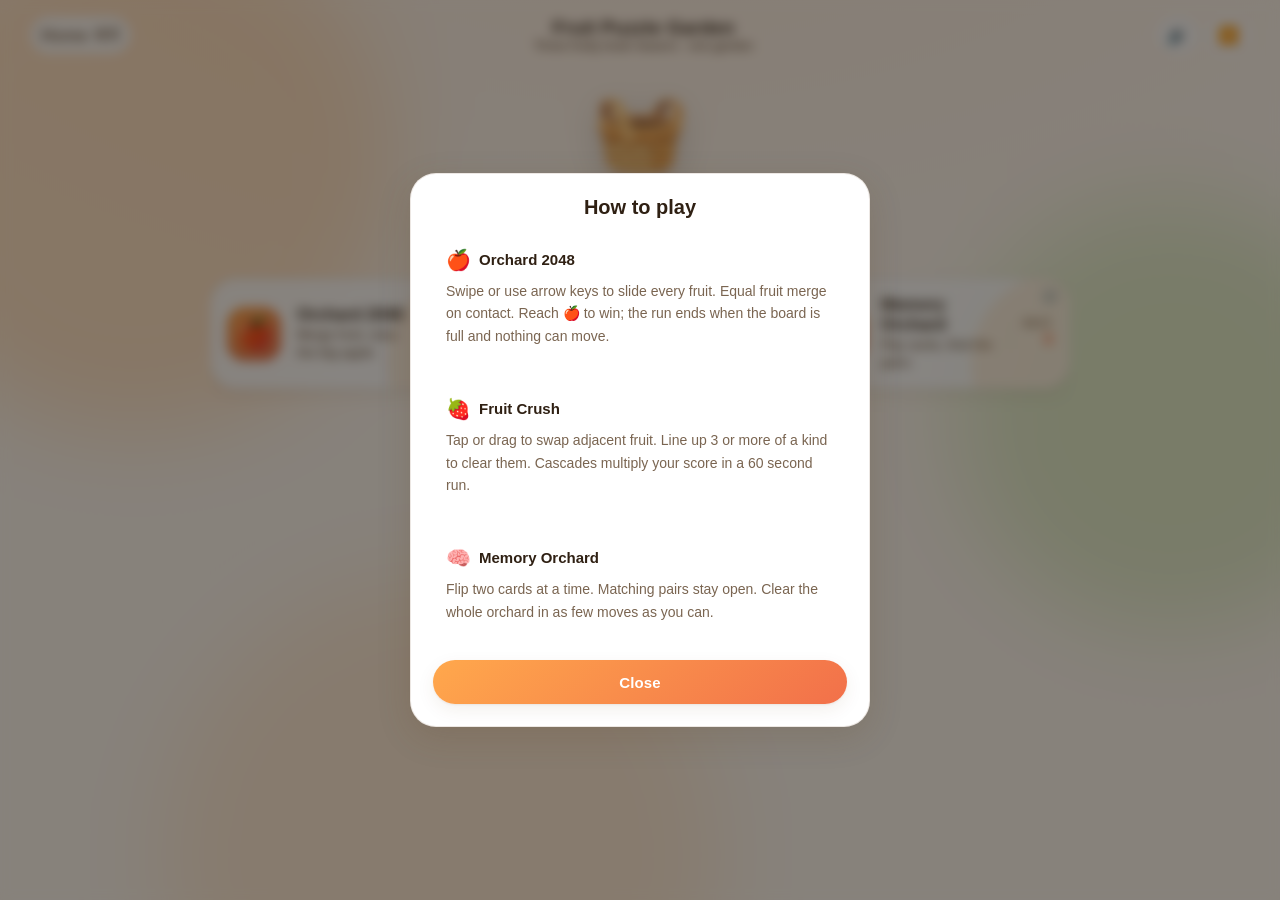
<file: index.html>
<!DOCTYPE html>
<html lang="zh-CN" data-theme="auto">
<head>
<meta charset="utf-8" />
<title>果园谜题 · Fruit Puzzle Garden</title>
<meta name="viewport" content="width=device-width, initial-scale=1, viewport-fit=cover, maximum-scale=1, user-scalable=no" />
<meta name="description" content="水果主题益智游戏合集：果园 2048、水果消消乐、记忆果园。适配手机、平板、桌面与键盘操作。" />
<meta name="theme-color" content="#101a14" media="(prefers-color-scheme: dark)" />
<meta name="theme-color" content="#fff8ef" media="(prefers-color-scheme: light)" />
<meta name="apple-mobile-web-app-capable" content="yes" />
<meta name="mobile-web-app-capable" content="yes" />
<meta name="apple-mobile-web-app-status-bar-style" content="black-translucent" />
<meta name="apple-mobile-web-app-title" content="果园谜题" />
<link rel="icon" type="image/svg+xml" href="icon.svg" />
<link rel="icon" type="image/png" sizes="192x192" href="icons/icon-192.png" />
<link rel="icon" type="image/png" sizes="512x512" href="icons/icon-512.png" />
<link rel="apple-touch-icon" sizes="180x180" href="icons/apple-touch-icon.png" />
<link rel="apple-touch-icon" href="icon.svg" />
<link rel="manifest" href="manifest.webmanifest" />

<!-- 分享卡片（微信 / QQ / 微博 / iMessage 等会读取这些标签） -->
<meta property="og:type" content="website" />
<meta property="og:site_name" content="果园谜题" />
<meta property="og:title" content="果园谜题 · 三种水果益智玩法" />
<meta property="og:description" content="果园 2048、水果消消乐、记忆果园。滑动、交换、翻牌，随时随地来一局，离线也能玩。" />
<meta property="og:image" content="icons/share-1200x630.png" />
<meta property="og:image:width" content="1200" />
<meta property="og:image:height" content="630" />
<meta property="og:image:alt" content="果园谜题 · 水果主题益智游戏" />
<meta name="twitter:card" content="summary_large_image" />
<meta name="twitter:title" content="果园谜题 · 三种水果益智玩法" />
<meta name="twitter:description" content="果园 2048、水果消消乐、记忆果园。滑动、交换、翻牌，随时随地来一局。" />
<meta name="twitter:image" content="icons/share-1200x630.png" />
<meta itemprop="image" content="icons/share-1200x630.png" />
<link rel="stylesheet" href="css/base.css" />
<link rel="stylesheet" href="css/layout.css" />
<link rel="stylesheet" href="css/games.css" />
</head>
<body>
<div id="app" class="app" data-screen="boot">
  <div class="bg-decor" aria-hidden="true"><span></span><span></span><span></span></div>

  <header class="topbar">
    <button class="icon-btn" id="btn-home" aria-label="返回首页" title="返回首页 (Esc)">
      <span class="ico" aria-hidden="true">🍎</span>
      <span class="txt">首页</span>
    </button>
    <div class="topbar-title">
      <h1 id="game-title">果园谜题</h1>
      <p id="game-subtitle">Fruit Puzzle Garden</p>
    </div>
    <div class="topbar-actions">
      <button class="icon-btn" id="btn-sound" aria-pressed="true" aria-label="音效开关" title="音效开关">
        <span class="ico" id="ico-sound" aria-hidden="true">🔊</span>
      </button>
      <button class="icon-btn" id="btn-pause" aria-label="暂停" title="暂停 (P)">
        <span class="ico" aria-hidden="true">⏸️</span>
      </button>
    </div>
  </header>

  <div class="hud" id="hud">
    <div class="hud-left">
      <div class="score-chip" id="chip-0">
        <span class="chip-label">得分</span>
        <strong class="chip-value">0</strong>
      </div>
      <div class="score-chip is-muted" id="chip-1">
        <span class="chip-label">最高</span>
        <strong class="chip-value">0</strong>
      </div>
    </div>
    <div class="hud-right">
      <div class="score-chip is-muted" id="chip-2">
        <span class="chip-label">步数</span>
        <strong class="chip-value">0</strong>
      </div>
    </div>
  </div>

  <main class="stage" id="stage">
    <section class="screen" id="screen-home" aria-label="主菜单">
      <div class="hero">
        <div class="hero-mark" aria-hidden="true">🧺</div>
        <h2 class="hero-title">果园谜题</h2>
        <p class="hero-sub">Fruit Puzzle Garden · 三种水果益智玩法</p>
      </div>
      <div class="mode-grid" id="mode-grid"></div>
      <div class="home-actions">
        <button class="btn btn-primary" id="btn-continue" hidden>▶ <span>继续上次</span></button>
      </div>
      <p class="home-tip" id="home-tip"></p>
      <div class="home-links">
        <button class="link-btn" id="btn-settings">⚙️ 设置</button>
        <button class="link-btn" id="btn-howto">❓ 玩法</button>
        <button class="link-btn" id="btn-share">🔗 分享战绩</button>
      </div>
    </section>

    <section class="screen" id="screen-game" aria-label="游戏区" hidden>
      <div class="board-holder" id="board-holder">
        <canvas id="board" role="img" aria-label="游戏面板"></canvas>
      </div>
      <p class="gesture-hint" id="gesture-hint"></p>
    </section>
  </main>

  <footer class="controlbar">
    <div class="control-group control-primary" id="control-primary">
      <button class="btn btn-ghost" id="btn-undo" hidden>↩ <span>撤销</span></button>
      <button class="btn btn-ghost" id="btn-hint" hidden>💡 <span>提示</span></button>
      <button class="btn btn-ghost" id="btn-shuffle" hidden>🔀 <span>洗牌</span></button>
      <button class="btn btn-primary" id="btn-primary" hidden>开始</button>
    </div>
    <div class="control-group control-secondary">
      <button class="btn btn-soft" id="btn-restart" hidden>🔄 <span>重开</span></button>
      <button class="btn btn-soft" id="btn-settings2" aria-label="设置">⚙️</button>
      <div class="touchpad" id="touchpad" aria-label="方向键">
        <div class="dpad">
          <button class="dpad-btn up" data-dir="up" aria-label="上">▲</button>
          <button class="dpad-btn left" data-dir="left" aria-label="左">◀</button>
          <button class="dpad-btn right" data-dir="right" aria-label="右">▶</button>
          <button class="dpad-btn down" data-dir="down" aria-label="下">▼</button>
        </div>
      </div>
    </div>
  </footer>

  <div class="toast-wrap" id="toast-wrap" aria-live="polite"></div>

  <div class="modal-root" id="modal-root" hidden>
    <div class="modal-scrim" id="modal-scrim"></div>
    <div class="modal" role="dialog" aria-modal="true" aria-labelledby="modal-title">
      <h3 class="modal-title" id="modal-title">标题</h3>
      <div class="modal-body" id="modal-body"></div>
      <div class="modal-actions" id="modal-actions"></div>
    </div>
  </div>

  <div class="rotate-note" aria-hidden="true">↻ 竖屏体验更佳 / Rotate for a better view</div>
</div>

<script src="js/core/util.js"></script>
<script src="js/core/i18n.js"></script>
<script src="js/core/store.js"></script>
<script src="js/core/audio.js"></script>
<script src="js/core/canvas.js"></script>
<script src="js/core/input.js"></script>
<script src="js/core/ui.js"></script>
<script src="js/games/g2048.js"></script>
<script src="js/games/match3.js"></script>
<script src="js/games/memory.js"></script>
<script src="js/main.js"></script>
<script>
// 分享卡片兜底：上面的 og:image / twitter:image 用的是相对路径，
// 部分抓取器（尤其微信）只认绝对地址，这里在运行时补成完整 URL。
// 更稳妥的做法是按 README 说明，直接把 <meta property="og:image"> 改成你的绝对地址，
// 这样连不执行 JS 的抓取器也能取到缩略图。
(function () {
  try {
    var base = location.origin + location.pathname.replace(/[^\/]*$/, '');
    var nodes = document.querySelectorAll('meta[property="og:image"], meta[name="twitter:image"], meta[itemprop="image"]');
    for (var i = 0; i < nodes.length; i++) {
      var v = nodes[i].getAttribute('content');
      if (v && v.indexOf('://') < 0 && v.charAt(0) !== '/') {
        nodes[i].setAttribute('content', base + v);
      }
    }
    var ogUrl = document.querySelector('meta[property="og:url"]');
    if (!ogUrl) {
      ogUrl = document.createElement('meta');
      ogUrl.setAttribute('property', 'og:url');
      document.head.appendChild(ogUrl);
    }
    ogUrl.setAttribute('content', location.origin + location.pathname);
  } catch (e) { /* 忽略 */ }
})();
</script>
</body>
</html>
</file>
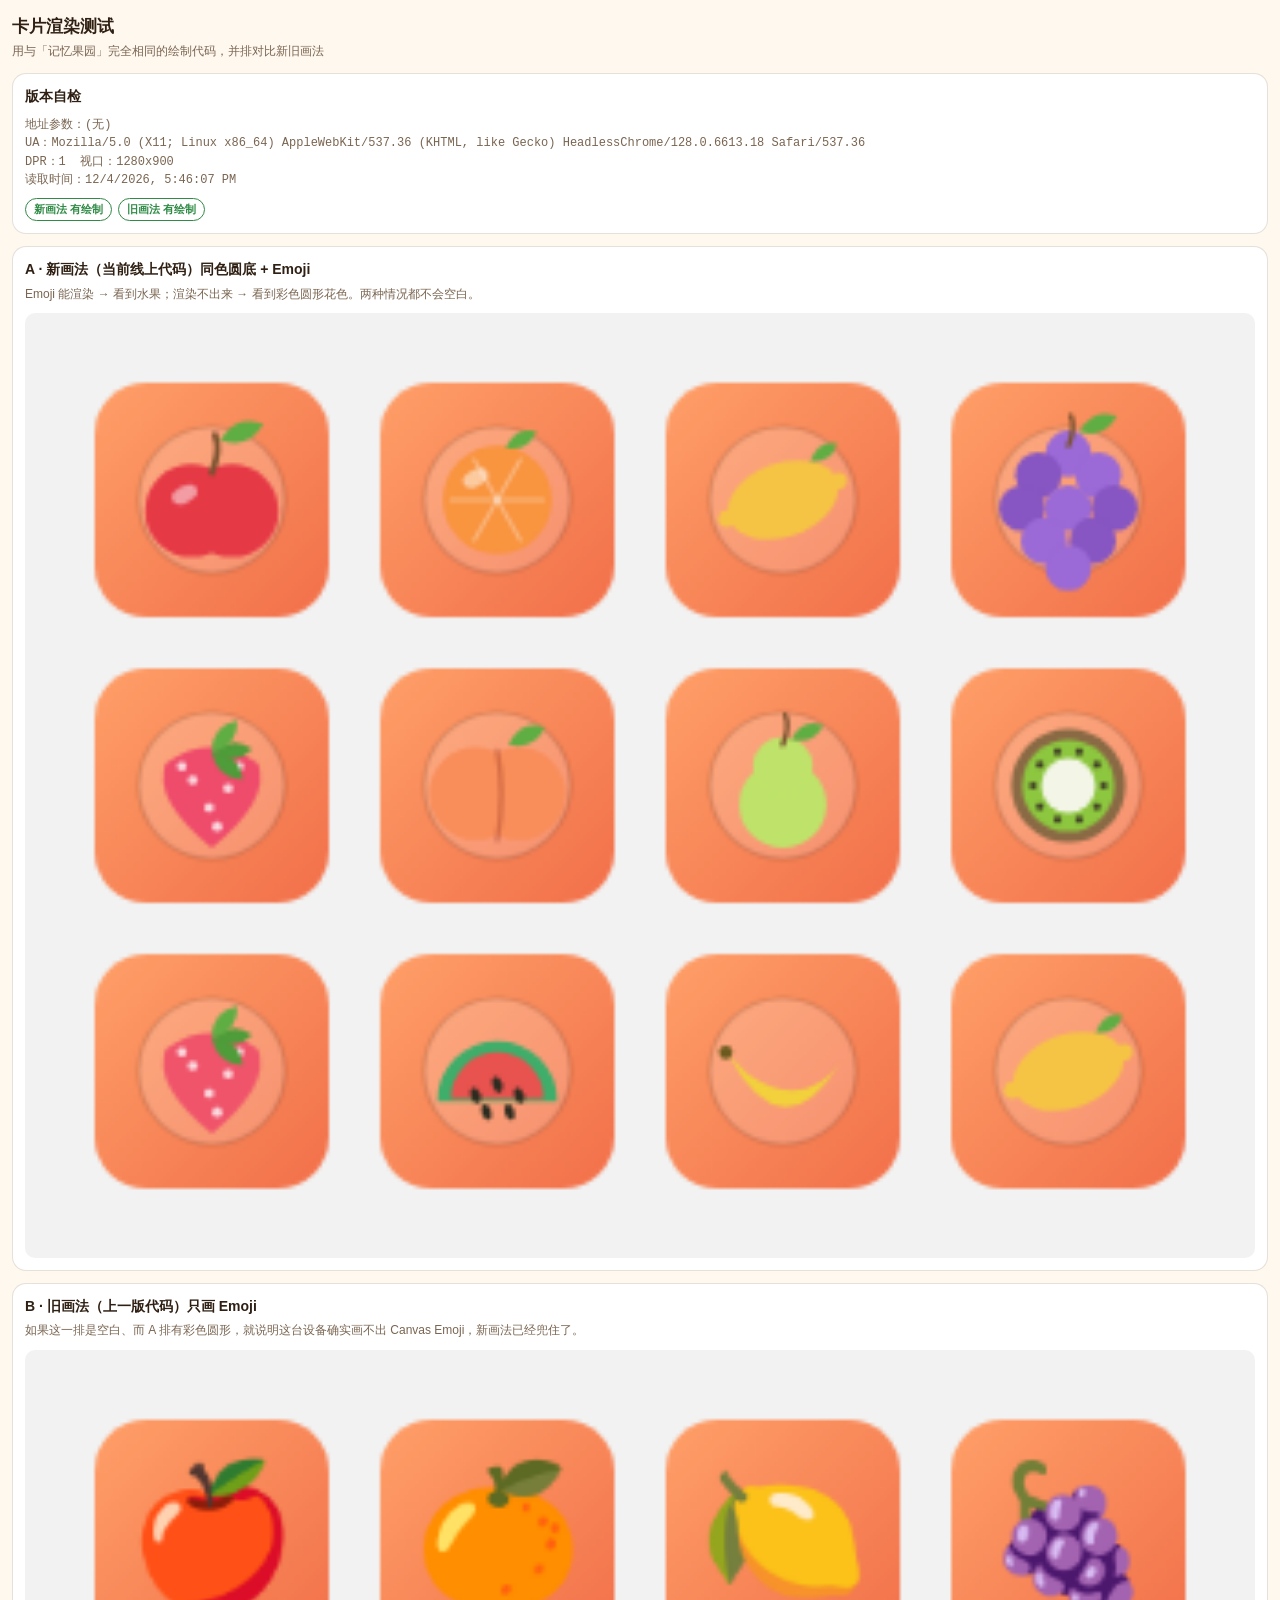
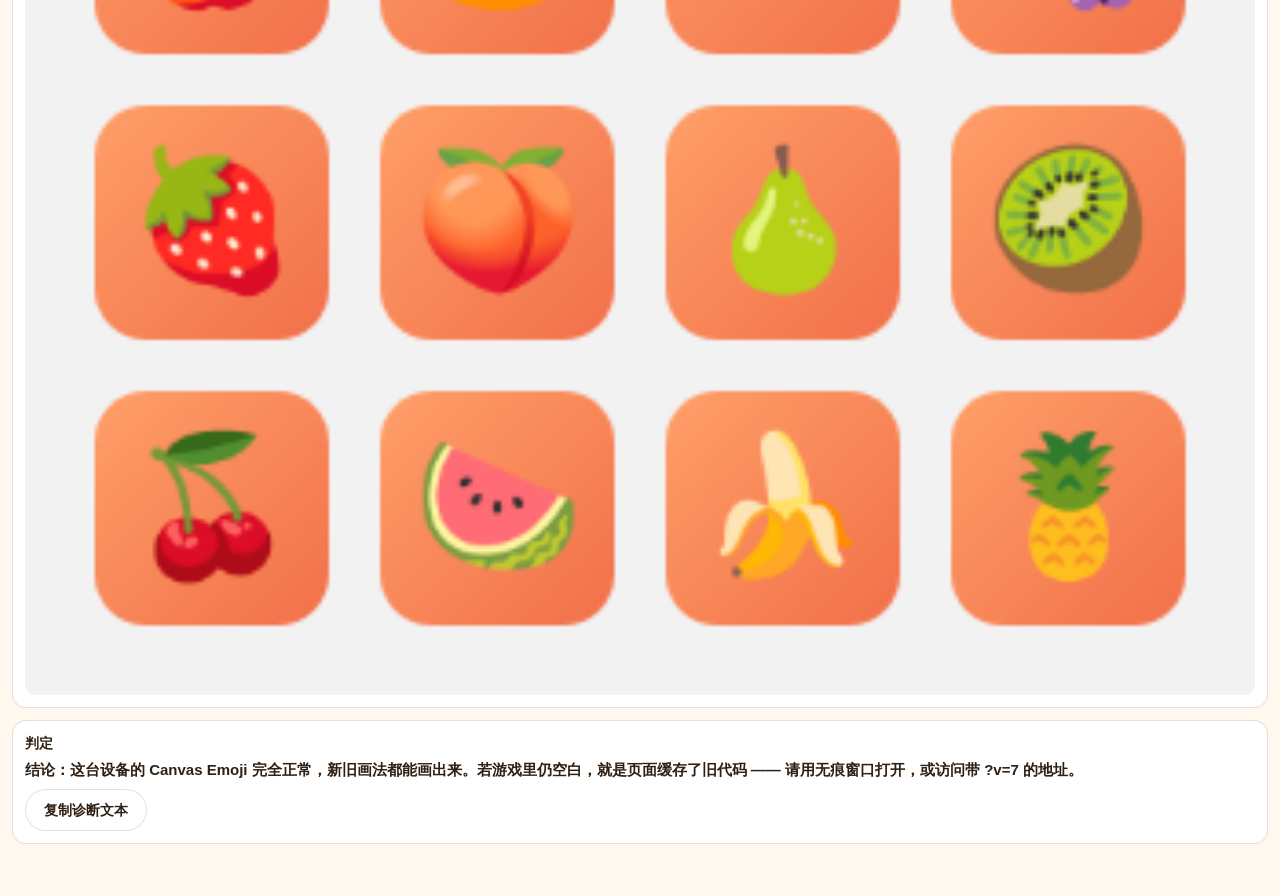
<file: cardtest.html>
<!DOCTYPE html>
<html lang="zh-CN">
<head>
<meta charset="utf-8" />
<meta name="viewport" content="width=device-width, initial-scale=1, viewport-fit=cover" />
<meta name="robots" content="noindex" />
<title>卡片渲染测试 · 果园谜题</title>
<style>
  :root { color-scheme: light dark; --bg:#fff8ef; --fg:#2f2013; --muted:#7a6551; --card:#fff; --border:rgba(96,62,24,.16); --ok:#2f8b46; --bad:#cc3b3b; --accent:#f2704a; }
  @media (prefers-color-scheme: dark) { :root { --bg:#0d1512; --fg:#f3ece4; --muted:#a8b3ab; --card:#172420; --border:rgba(255,255,255,.14); } }
  * { box-sizing: border-box; }
  body { margin:0; padding:14px 12px 40px; background:var(--bg); color:var(--fg);
         font-family:-apple-system,"PingFang SC","Microsoft YaHei",sans-serif; font-size:14px; line-height:1.55;
         -webkit-text-size-adjust:100%; }
  h1 { font-size:17px; margin:0 0 2px; }
  .sub { color:var(--muted); font-size:12px; margin-bottom:12px; }
  .card { background:var(--card); border:1px solid var(--border); border-radius:14px; padding:12px; margin-bottom:12px; }
  .card h2 { font-size:14px; margin:0 0 4px; }
  .card .note { font-size:12px; color:var(--muted); margin-bottom:10px; }
  canvas { display:block; width:100%; background:rgba(127,127,127,.10); border-radius:10px; }
  .verdict { font-size:15px; font-weight:700; }
  .dump { font-size:12px; font-family:ui-monospace,Menlo,monospace; white-space:pre-wrap; word-break:break-word; color:var(--muted); margin-top:8px; }
  .pill { display:inline-block; font-size:11px; font-weight:700; padding:2px 8px; border-radius:999px; border:1px solid currentColor; }
  .pill.ok { color:var(--ok); } .pill.bad { color:var(--bad); }
  button { font:inherit; font-weight:600; min-height:42px; padding:0 18px; border-radius:999px; border:1px solid var(--border); background:var(--card); color:var(--fg); margin-top:8px; }
  .tags { display:flex; flex-wrap:wrap; gap:6px; align-items:center; margin-top:8px; }
</style>
</head>
<body>

<h1>卡片渲染测试</h1>
<div class="sub">用与「记忆果园」完全相同的绘制代码，并排对比新旧画法</div>

<div class="card">
  <h2>版本自检</h2>
  <div id="ver" class="dump">读取中…</div>
  <div class="tags">
    <span id="pillNew" class="pill">新画法</span>
    <span id="pillOld" class="pill">旧画法</span>
  </div>
</div>

<div class="card">
  <h2>A · 新画法（当前线上代码）同色圆底 + Emoji</h2>
  <div class="note">Emoji 能渲染 → 看到水果；渲染不出来 → 看到彩色圆形花色。两种情况都不会空白。</div>
  <canvas id="cA"></canvas>
</div>

<div class="card">
  <h2>B · 旧画法（上一版代码）只画 Emoji</h2>
  <div class="note">如果这一排是空白、而 A 排有彩色圆形，就说明这台设备确实画不出 Canvas Emoji，新画法已经兜住了。</div>
  <canvas id="cB"></canvas>
</div>

<div class="card">
  <h2>判定</h2>
  <div id="verdict" class="verdict">计算中…</div>
  <button id="copy">复制诊断文本</button>
</div>

<script>
(function () {
  var lines = [];
  function log(s) { lines.push(s); }
  document.getElementById('ver').textContent =
    '地址参数：' + (location.search || '(无)') + '\n' +
    'UA：' + navigator.userAgent + '\n' +
    'DPR：' + (window.devicePixelRatio || 1) + '  视口：' + window.innerWidth + 'x' + window.innerHeight + '\n' +
    '读取时间：' + new Date().toLocaleString();
  log('[ver] ' + location.search + ' | ' + navigator.userAgent);

  var FONTS = '"Apple Color Emoji","Segoe UI Emoji","Noto Color Emoji","Twemoji Mozilla",sans-serif';

  // 与 js/games/memory.js 里 FACES 完全一致
  var FACES = [
    { emoji: '🍎', color: '#e63946' },
    { emoji: '🍊', color: '#f9943f' },
    { emoji: '🍋', color: '#f6c445' },
    { emoji: '🍇', color: '#9b6ad6' },
    { emoji: '🍓', color: '#ef4b6b' },
    { emoji: '🍑', color: '#f98e5a' },
    { emoji: '🍐', color: '#bfe36a' },
    { emoji: '🥝', color: '#8dc63f' },
    { emoji: '🍒', color: '#f0546b' },
    { emoji: '🍉', color: '#3fae6a' },
    { emoji: '🍌', color: '#f2d13c' },
    { emoji: '🍍', color: '#f6c445' }
  ];

  function setup(canvas, cssW, cssH) {
    var dpr = Math.min(window.devicePixelRatio || 1, 2.5);
    canvas.width = Math.round(cssW * dpr);
    canvas.height = Math.round(cssH * dpr);
    canvas.style.width = '100%';
    canvas.style.height = 'auto';
    var ctx = null;
    try { ctx = canvas.getContext('2d', { willReadFrequently: true }); }
    catch (e) { ctx = canvas.getContext('2d'); }
    ctx.setTransform(dpr, 0, 0, dpr, 0, 0);
    ctx.clearRect(0, 0, cssW, cssH);
    return ctx;
  }

  function roundRectPath(ctx, x, y, w, h, r) {
    var rr = Math.min(r, w / 2, h / 2);
    ctx.beginPath();
    ctx.moveTo(x + rr, y);
    ctx.arcTo(x + w, y, x + w, y + h, rr);
    ctx.arcTo(x + w, y + h, x, y + h, rr);
    ctx.arcTo(x, y + h, x, y, rr);
    ctx.arcTo(x, y, x + w, y, rr);
    ctx.closePath();
  }

  function drawBackCard(ctx, cx, cy, size) {
    var half = size / 2;
    roundRectPath(ctx, cx - half, cy - half, size, size, size * 0.22);
    var g = ctx.createLinearGradient(cx - half, cy - half, cx + half, cy + half);
    g.addColorStop(0, '#ff9f68');
    g.addColorStop(1, '#f2704a');
    ctx.fillStyle = g;
    ctx.fill();
  }

  // 复刻 cardFace 的卡片底
  function drawCardBase(ctx, cx, cy, size, color) {
    var half = size / 2;
    roundRectPath(ctx, cx - half, cy - half, size, size, size * 0.22);
    var grad = ctx.createLinearGradient(cx - half, cy - half, cx + half, cy + half);
    grad.addColorStop(0, color);
    grad.addColorStop(1, color);
    ctx.fillStyle = grad;
    ctx.fill();
  }

  // 复刻「新」画法：纯 Canvas 手绘水果（当前线上代码，完全不依赖字体）
  function drawArtNew(ctx, cx, cy, size, color, emojiChar) {
    // 浅色托盘底
    ctx.beginPath();
    ctx.arc(cx, cy, size * 0.58 * 0.54, 0, Math.PI * 2);
    ctx.fillStyle = 'rgba(255,255,255,.18)';
    ctx.fill();
    ctx.beginPath();
    ctx.arc(cx, cy, size * 0.58 * 0.54, 0, Math.PI * 2);
    ctx.lineWidth = Math.max(1, size * 0.58 * 0.03);
    ctx.strokeStyle = 'rgba(0,0,0,.12)';
    ctx.stroke();

    var s = size * 0.58;
    var x = cx, y = cy;
    var name = SHAPE_BY_COLOR[color] || SHAPE_BY_EMOJI[emojiChar] || 'apple';
    (SHAPES[name] || SHAPES.apple)(ctx, x, y, s, color);
  }

  /* ---- 与 js/core/canvas.js 中 FRUIT_SHAPES 等价的最小复刻（仅用于本测试页） ---- */
  function circle(ctx, x, y, r, c) { ctx.beginPath(); ctx.arc(x, y, r, 0, Math.PI * 2); ctx.fillStyle = c; ctx.fill(); }
  function leafShape(ctx, x, y, len, angle, c) {
    ctx.save(); ctx.translate(x, y); ctx.rotate(angle);
    ctx.beginPath(); ctx.moveTo(0, 0);
    ctx.quadraticCurveTo(len * 0.55, -len * 0.42, len, 0);
    ctx.quadraticCurveTo(len * 0.55, len * 0.42, 0, 0);
    ctx.closePath(); ctx.fillStyle = c || '#5fae44'; ctx.fill(); ctx.restore();
  }
  function stem(ctx, x, y, h, c) {
    ctx.beginPath(); ctx.moveTo(x, y);
    ctx.quadraticCurveTo(x + h * 0.25, y - h * 0.6, x + h * 0.08, y - h);
    ctx.lineWidth = Math.max(1.2, h * 0.16); ctx.strokeStyle = c || '#7a5230'; ctx.lineCap = 'round'; ctx.stroke();
  }
  function hl(ctx, x, y, rx, ry) {
    ctx.beginPath(); ctx.ellipse(x, y, rx, ry, -0.5, 0, Math.PI * 2);
    ctx.fillStyle = 'rgba(255,255,255,.5)'; ctx.fill();
  }
  function shadeColor(c, amount) {
    var h = String(c).replace('#', '');
    if (h.length === 3) h = h[0] + h[0] + h[1] + h[1] + h[2] + h[2];
    var n = parseInt(h, 16);
    if (isNaN(n)) return c;
    var f = function (v) { return Math.max(0, Math.min(255, Math.round(v + 255 * amount))); };
    return 'rgb(' + f((n >> 16) & 255) + ',' + f((n >> 8) & 255) + ',' + f(n & 255) + ')';
  }
  var SHAPES = {
    apple: function (ctx, x, y, s, c) {
      ctx.beginPath();
      ctx.arc(x - s * 0.15, y + s * 0.08, s * 0.34, 0, Math.PI * 2);
      ctx.arc(x + s * 0.15, y + s * 0.08, s * 0.34, 0, Math.PI * 2);
      ctx.fillStyle = c; ctx.fill();
      stem(ctx, x, y - s * 0.2, s * 0.28);
      leafShape(ctx, x + s * 0.06, y - s * 0.44, s * 0.34, -0.35);
      hl(ctx, x - s * 0.2, y - s * 0.04, s * 0.1, s * 0.06);
    },
    orange: function (ctx, x, y, s, c) {
      circle(ctx, x, y, s * 0.4, c);
      ctx.save(); ctx.strokeStyle = 'rgba(255,255,255,.32)'; ctx.lineWidth = Math.max(1, s * 0.03);
      for (var i = 0; i < 6; i++) {
        ctx.beginPath(); ctx.moveTo(x, y);
        ctx.lineTo(x + Math.cos(i * Math.PI / 3) * s * 0.34, y + Math.sin(i * Math.PI / 3) * s * 0.34);
        ctx.stroke();
      }
      ctx.restore();
      leafShape(ctx, x + s * 0.06, y - s * 0.38, s * 0.26, -0.5);
      hl(ctx, x - s * 0.16, y - s * 0.16, s * 0.1, s * 0.06);
    },
    lemon: function (ctx, x, y, s, c) {
      ctx.beginPath(); ctx.ellipse(x, y, s * 0.42, s * 0.27, -0.35, 0, Math.PI * 2);
      ctx.fillStyle = c; ctx.fill();
      circle(ctx, x - s * 0.41, y + s * 0.14, s * 0.065, c);
      circle(ctx, x + s * 0.41, y - s * 0.14, s * 0.065, c);
      leafShape(ctx, x + s * 0.2, y - s * 0.28, s * 0.24, -0.6);
    },
    grape: function (ctx, x, y, s, c) {
      var pts = [[0, -0.34], [-0.22, -0.18], [0.22, -0.18], [-0.34, 0.06], [0, 0.06], [0.34, 0.06], [-0.18, 0.3], [0.18, 0.3], [0, 0.5]];
      for (var i = 0; i < pts.length; i++) circle(ctx, x + pts[i][0] * s, y + pts[i][1] * s, s * 0.17, i % 2 ? shadeColor(c, -0.08) : c);
      stem(ctx, x, y - s * 0.4, s * 0.22);
      leafShape(ctx, x + s * 0.08, y - s * 0.5, s * 0.3, -0.4);
    },
    strawberry: function (ctx, x, y, s, c) {
      ctx.beginPath();
      ctx.moveTo(x, y + s * 0.46);
      ctx.quadraticCurveTo(x - s * 0.44, y + s * 0.1, x - s * 0.34, y - s * 0.16);
      ctx.quadraticCurveTo(x, y - s * 0.4, x + s * 0.34, y - s * 0.16);
      ctx.quadraticCurveTo(x + s * 0.44, y + s * 0.1, x, y + s * 0.46);
      ctx.closePath(); ctx.fillStyle = c; ctx.fill();
      var seeds = [[-0.14, -0.04], [0.12, 0.02], [-0.02, 0.16], [0.2, -0.14], [-0.22, -0.14], [0.04, 0.3]];
      for (var i = 0; i < seeds.length; i++) circle(ctx, x + seeds[i][0] * s, y + seeds[i][1] * s, s * 0.035, 'rgba(255,255,255,.8)');
      leafShape(ctx, x, y - s * 0.24, s * 0.3, -0.1, '#4f9c3a');
      leafShape(ctx, x, y - s * 0.24, s * 0.3, -0.9, '#5fae44');
      leafShape(ctx, x, y - s * 0.24, s * 0.3, 0.7, '#4f9c3a');
    },
    peach: function (ctx, x, y, s, c) {
      ctx.beginPath();
      ctx.arc(x - s * 0.16, y + s * 0.06, s * 0.34, 0, Math.PI * 2);
      ctx.arc(x + s * 0.16, y + s * 0.06, s * 0.34, 0, Math.PI * 2);
      ctx.fillStyle = c; ctx.fill();
      ctx.beginPath(); ctx.moveTo(x, y - s * 0.26);
      ctx.quadraticCurveTo(x + s * 0.06, y + s * 0.06, x, y + s * 0.4);
      ctx.lineWidth = Math.max(1, s * 0.035); ctx.strokeStyle = 'rgba(160,60,40,.4)'; ctx.stroke();
      leafShape(ctx, x + s * 0.08, y - s * 0.3, s * 0.3, -0.45);
    },
    pear: function (ctx, x, y, s, c) {
      circle(ctx, x, y + s * 0.14, s * 0.32, c);
      circle(ctx, x, y - s * 0.14, s * 0.22, c);
      stem(ctx, x, y - s * 0.3, s * 0.22);
      leafShape(ctx, x + s * 0.06, y - s * 0.34, s * 0.26, -0.4);
    },
    kiwi: function (ctx, x, y, s, c) {
      circle(ctx, x, y, s * 0.42, '#8a6a45');
      circle(ctx, x, y, s * 0.34, c);
      circle(ctx, x, y, s * 0.2, '#f3f6e6');
      for (var i = 0; i < 10; i++) {
        var a = i * Math.PI / 5;
        circle(ctx, x + Math.cos(a) * s * 0.26, y + Math.sin(a) * s * 0.26, s * 0.028, '#3d3a24');
      }
    },
    cherry: function (ctx, x, y, s, c) {
      ctx.beginPath();
      ctx.moveTo(x - s * 0.2, y + s * 0.16);
      ctx.quadraticCurveTo(x - s * 0.02, y - s * 0.4, x + s * 0.24, y - s * 0.36);
      ctx.moveTo(x + s * 0.2, y + s * 0.24);
      ctx.quadraticCurveTo(x + s * 0.16, y - s * 0.2, x + s * 0.24, y - s * 0.36);
      ctx.lineWidth = Math.max(1.2, s * 0.05); ctx.strokeStyle = '#6b8f3a'; ctx.stroke();
      circle(ctx, x - s * 0.2, y + s * 0.26, s * 0.22, c);
      circle(ctx, x + s * 0.2, y + s * 0.32, s * 0.22, shadeColor(c, -0.08));
      leafShape(ctx, x + s * 0.24, y - s * 0.36, s * 0.28, -0.5);
    },
    watermelon: function (ctx, x, y, s, c) {
      ctx.beginPath(); ctx.arc(x, y + s * 0.22, s * 0.44, Math.PI, 0); ctx.closePath();
      ctx.fillStyle = c; ctx.fill();
      ctx.beginPath(); ctx.arc(x, y + s * 0.2, s * 0.34, Math.PI, 0); ctx.closePath();
      ctx.fillStyle = '#e8534f'; ctx.fill();
      var seeds = [[-0.16, 0.18], [0, 0.1], [0.16, 0.18], [-0.08, 0.3], [0.09, 0.3]];
      for (var i = 0; i < seeds.length; i++) {
        ctx.save(); ctx.translate(x + seeds[i][0] * s, y + seeds[i][1] * s); ctx.rotate(-0.3);
        ctx.beginPath(); ctx.ellipse(0, 0, s * 0.035, s * 0.06, 0, 0, Math.PI * 2);
        ctx.fillStyle = '#2b2b1f'; ctx.fill(); ctx.restore();
      }
    },
    banana: function (ctx, x, y, s, c) {
      ctx.beginPath();
      ctx.moveTo(x - s * 0.4, y - s * 0.12);
      ctx.quadraticCurveTo(x, y + s * 0.62, x + s * 0.42, y - s * 0.06);
      ctx.quadraticCurveTo(x + s * 0.16, y + s * 0.3, x - s * 0.26, y + s * 0.02);
      ctx.closePath(); ctx.fillStyle = c; ctx.fill();
      circle(ctx, x - s * 0.42, y - s * 0.14, s * 0.05, '#6b5a1e');
    },
    pineapple: function (ctx, x, y, s, c) {
      for (var i = -2; i <= 2; i++) leafShape(ctx, x, y - s * 0.26, s * 0.34, -Math.PI / 2 + i * 0.38, '#4f9c3a');
      ctx.beginPath(); ctx.ellipse(x, y + s * 0.1, s * 0.3, s * 0.36, 0, 0, Math.PI * 2);
      ctx.fillStyle = c; ctx.fill();
    }
  };
  var SHAPE_BY_COLOR = {
    '#e63946': 'apple', '#d94f6a': 'cherry', '#f0546b': 'strawberry',
    '#ef4b6b': 'strawberry', '#f98e5a': 'peach', '#f9943f': 'orange',
    '#f9a03f': 'orange', '#f7d34d': 'lemon', '#f6c445': 'lemon',
    '#a8d94a': 'apple', '#bfe36a': 'pear', '#8dc63f': 'kiwi',
    '#9b6ad6': 'grape', '#7b5cc4': 'grape', '#3fae6a': 'watermelon',
    '#e0503f': 'watermelon', '#f2d13c': 'banana', '#f4a63a': 'pineapple'
  };
  var SHAPE_BY_EMOJI = {
    '🍎': 'apple', '🍏': 'apple', '🍊': 'orange', '🍋': 'lemon',
    '🍇': 'grape', '🍓': 'strawberry', '🍑': 'peach', '🍐': 'pear',
    '🥝': 'kiwi', '🍒': 'cherry', '🍉': 'watermelon', '🍌': 'banana',
    '🍍': 'pineapple'
  };

  // 复刻「旧」画法：只画 Emoji
  function drawArtOld(ctx, cx, cy, size, emojiChar) {
    ctx.save();
    ctx.translate(cx, cy);
    ctx.font = (size * 0.58) + 'px ' + FONTS;
    ctx.textAlign = 'center';
    ctx.textBaseline = 'middle';
    ctx.fillStyle = '#000';
    ctx.fillText(emojiChar, 0, size * 0.02);
    ctx.restore();
  }

  function inkCount(ctx, w, h) {
    try {
      var d = ctx.getImageData(0, 0, w, h).data;
      var n = 0;
      for (var i = 3; i < d.length; i += 4) if (d[i] > 12) n++;
      return n;
    } catch (e) { return -1; }
  }

  function render(which) {
    var isNew = which === 'A';
    var perRow = 4, cell = 78, padX = 12, padY = 12;
    var rows = Math.ceil(FACES.length / perRow);
    var cssW = padX * 2 + cell * perRow;
    var cssH = padY * 2 + cell * rows;
    var cv = document.getElementById(isNew ? 'cA' : 'cB');
    var ctx = setup(cv, cssW, cssH);

    FACES.forEach(function (f, i) {
      var col = i % perRow, row = Math.floor(i / perRow);
      var cx = padX + col * cell + cell / 2;
      var cy = padY + row * cell + cell / 2;
      var size = cell - 14;
      drawBackCard(ctx, cx, cy, size);                 // 卡片底（实际游戏里也画了）
      if (isNew) drawArtNew(ctx, cx, cy, size, f.color, f.emoji);
      else drawArtOld(ctx, cx, cy, size, f.emoji);
    });

    return inkCount(ctx, cv.width, cv.height);
  }

  var inkNew = render('A');
  var inkOld = render('B');

  // 逐字符在"旧画法"下的表现
  var oldChar = (function () {
    var cv = document.createElement('canvas');
    var ctx = cv.getContext('2d');
    cv.width = 64; cv.height = 64;
    ctx.clearRect(0, 0, 64, 64);
    ctx.font = '40px ' + FONTS;
    ctx.textBaseline = 'middle';
    ctx.textAlign = 'center';
    ctx.fillStyle = '#000';
    ctx.fillText('🍇', 32, 32);
    return inkCount(ctx, 64, 64);
  })();

  log('[A-new] ink=' + inkNew);
  log('[B-old] ink=' + inkOld);
  log('[old-single 🍇] ink=' + oldChar);

  var pillNew = document.getElementById('pillNew');
  pillNew.textContent = '新画法 ' + (inkNew > 0 ? '有绘制' : '空白');
  pillNew.className = 'pill ' + (inkNew > 0 ? 'ok' : 'bad');

  var pillOld = document.getElementById('pillOld');
  pillOld.textContent = '旧画法 ' + (inkOld > 0 ? '有绘制' : '空白');
  pillOld.className = 'pill ' + (inkOld > 0 ? 'ok' : 'bad');

  var v = document.getElementById('verdict');
  var msg;
  if (inkNew > 0 && inkOld === 0) {
    msg = '结论：这台设备画不出 Canvas Emoji（旧画法整排空白），但新画法的同色圆底正常 —— 说明修复生效，游戏里应该能看到彩色圆形花色。';
  } else if (inkNew > 0 && inkOld > 0) {
    msg = '结论：这台设备的 Canvas Emoji 完全正常，新旧画法都能画出来。若游戏里仍空白，就是页面缓存了旧代码 —— 请用无痕窗口打开，或访问带 ?v=7 的地址。';
  } else {
    msg = '结论：连新的同色圆底都没画出来，属于更底层的绘制问题，请把这一页截图发给开发者。';
  }
  v.textContent = msg;
  log('[verdict] ' + msg);

  document.getElementById('copy').addEventListener('click', function () {
    var text = lines.join('\n');
    var done = function () { v.textContent = '已复制'; };
    if (navigator.clipboard && navigator.clipboard.writeText) {
      navigator.clipboard.writeText(text).then(done, function () { alert(text); });
    } else { alert(text); }
  });
})();
</script>
</body>
</html>
</file>
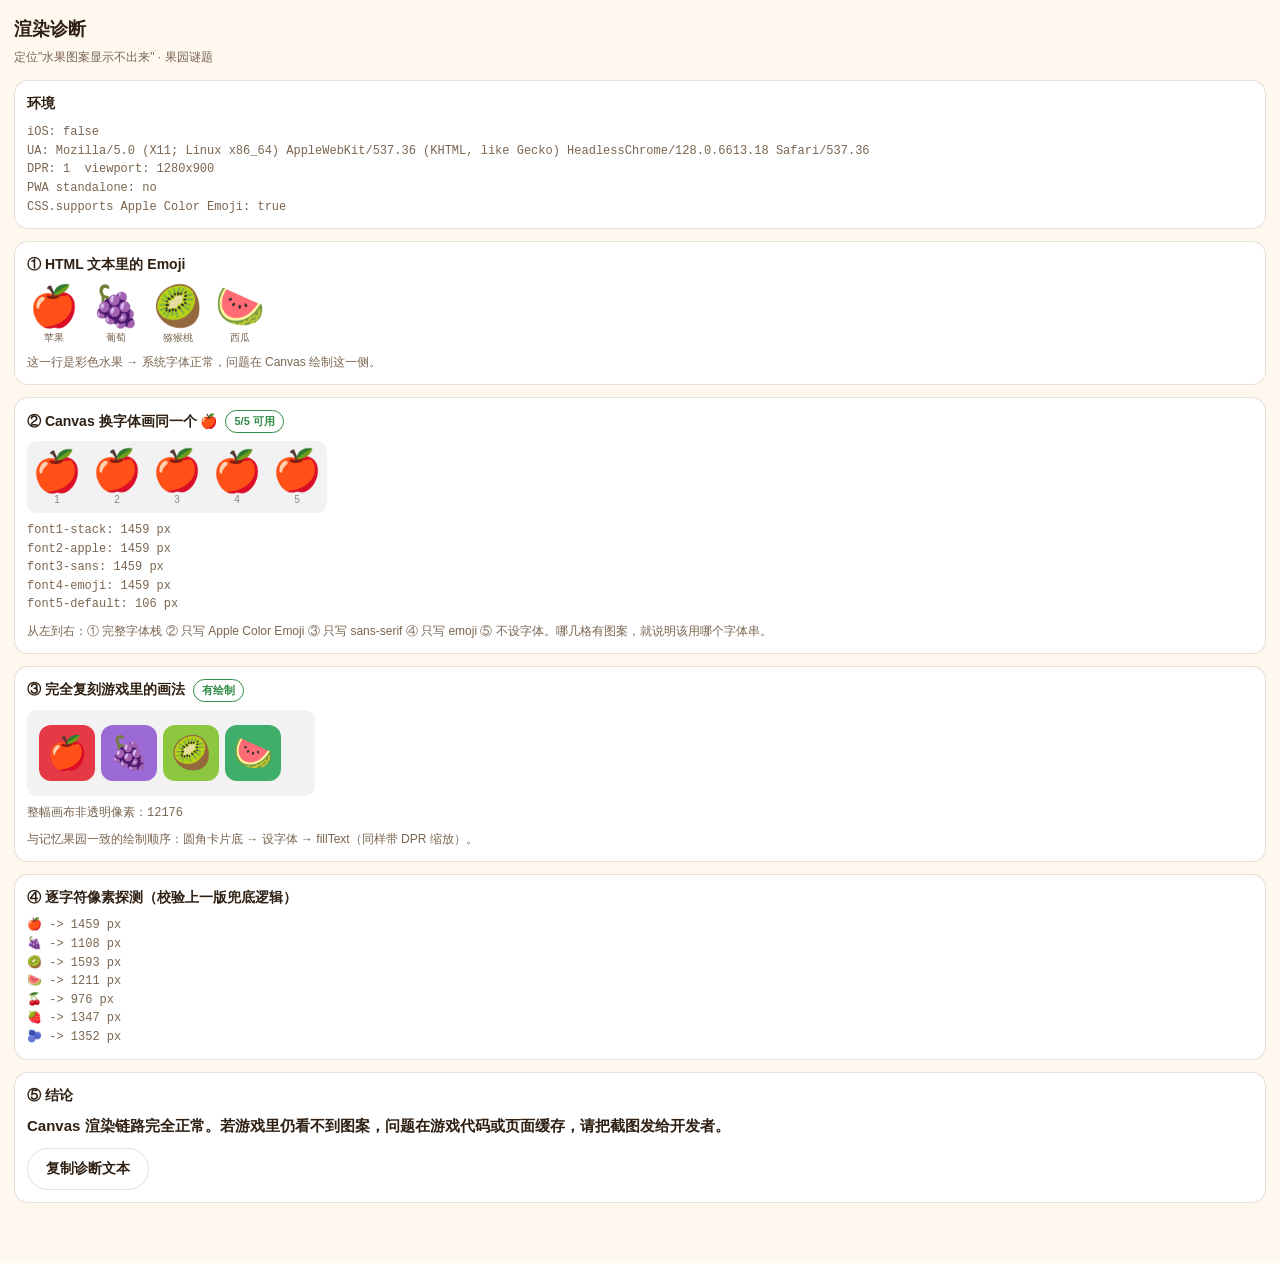
<file: diag.html>
<!DOCTYPE html>
<html lang="zh-CN">
<head>
<meta charset="utf-8" />
<meta name="viewport" content="width=device-width, initial-scale=1, viewport-fit=cover" />
<meta name="robots" content="noindex" />
<title>渲染诊断 · 果园谜题</title>
<style>
  :root {
    color-scheme: light dark;
    --bg: #fff8ef; --fg: #2f2013; --muted: #7a6551;
    --card: #ffffff; --border: rgba(96,62,24,.16); --ok: #2f8b46; --bad: #cc3b3b;
  }
  @media (prefers-color-scheme: dark) {
    :root { --bg: #0d1512; --fg: #f3ece4; --muted: #a8b3ab; --card: #172420; --border: rgba(255,255,255,.14); }
  }
  * { box-sizing: border-box; }
  body {
    margin: 0; padding: 16px 14px 48px; background: var(--bg); color: var(--fg);
    font-family: -apple-system, "PingFang SC", "Microsoft YaHei", sans-serif;
    font-size: 14px; line-height: 1.55; -webkit-text-size-adjust: 100%;
  }
  h1 { font-size: 18px; margin: 0 0 4px; }
  .sub { color: var(--muted); font-size: 12px; margin-bottom: 14px; }
  .card { background: var(--card); border: 1px solid var(--border); border-radius: 14px; padding: 12px; margin-bottom: 12px; }
  .card h2 { font-size: 14px; margin: 0 0 8px; display: flex; align-items: center; gap: 8px; }
  .tag { font-size: 11px; font-weight: 700; padding: 2px 8px; border-radius: 999px; border: 1px solid currentColor; }
  .tag.ok { color: var(--ok); }
  .tag.bad { color: var(--bad); }
  .row { display: flex; align-items: center; gap: 8px; flex-wrap: wrap; }
  .cell { text-align: center; min-width: 54px; }
  .cell small { display: block; color: var(--muted); font-size: 10px; margin-top: 2px; }
  .bigtext { font-size: 40px; line-height: 1.1; }
  canvas { display: block; background: rgba(127,127,127,.10); border-radius: 10px; max-width: 100%; }
  .dump { font-size: 12px; font-family: ui-monospace, Menlo, monospace; white-space: pre-wrap; word-break: break-word; color: var(--muted); margin-top: 8px; }
  .verdict { font-size: 15px; font-weight: 700; }
  .hint { font-size: 12px; color: var(--muted); margin-top: 8px; }
  button { font: inherit; font-weight: 600; min-height: 42px; padding: 0 18px; border-radius: 999px; border: 1px solid var(--border); background: var(--card); color: var(--fg); }
</style>
</head>
<body>

<h1>渲染诊断</h1>
<div class="sub">定位"水果图案显示不出来" · 果园谜题</div>

<div class="card">
  <h2>环境</h2>
  <div class="dump" id="env">读取中…</div>
</div>

<div class="card">
  <h2>① HTML 文本里的 Emoji</h2>
  <div class="row">
    <div class="cell"><div class="bigtext">🍎</div><small>苹果</small></div>
    <div class="cell"><div class="bigtext">🍇</div><small>葡萄</small></div>
    <div class="cell"><div class="bigtext">🥝</div><small>猕猴桃</small></div>
    <div class="cell"><div class="bigtext">🍉</div><small>西瓜</small></div>
  </div>
  <div class="hint">这一行是彩色水果 → 系统字体正常，问题在 Canvas 绘制这一侧。</div>
</div>

<div class="card">
  <h2>② Canvas 换字体画同一个 🍎 <span id="tagFonts" class="tag">检测中</span></h2>
  <canvas id="c1" width="300" height="72"></canvas>
  <div class="dump" id="dumpFonts"></div>
  <div class="hint">从左到右：① 完整字体栈 ② 只写 Apple Color Emoji ③ 只写 sans-serif ④ 只写 emoji ⑤ 不设字体。哪几格有图案，就说明该用哪个字体串。</div>
</div>

<div class="card">
  <h2>③ 完全复刻游戏里的画法 <span id="tagGame" class="tag">检测中</span></h2>
  <canvas id="c2" width="288" height="86"></canvas>
  <div class="dump" id="dumpGame"></div>
  <div class="hint">与记忆果园一致的绘制顺序：圆角卡片底 → 设字体 → fillText（同样带 DPR 缩放）。</div>
</div>

<div class="card">
  <h2>④ 逐字符像素探测（校验上一版兜底逻辑）</h2>
  <div class="dump" id="probe">检测中…</div>
</div>

<div class="card">
  <h2>⑤ 结论</h2>
  <div id="verdict" class="verdict">计算中…</div>
  <button id="copy" style="margin-top:10px">复制诊断文本</button>
</div>

<script>
(function () {
  var lines = [];
  function log(s) { lines.push(s); }

  var FONTS = [
    { name: 'font1-stack', css: '40px "Apple Color Emoji","Segoe UI Emoji","Noto Color Emoji","Twemoji Mozilla",sans-serif' },
    { name: 'font2-apple', css: '40px "Apple Color Emoji"' },
    { name: 'font3-sans', css: '40px sans-serif' },
    { name: 'font4-emoji', css: '40px emoji' },
    { name: 'font5-default', css: '' }
  ];
  var CHARS = ['🍎', '🍇', '🥝', '🍉', '🍒', '🍓', '🫐'];

  function inkPixels(ctx, w, h) {
    try {
      var d = ctx.getImageData(0, 0, w, h).data;
      var n = 0;
      for (var i = 3; i < d.length; i += 4) if (d[i] > 12) n++;
      return n;
    } catch (e) { return -1; }
  }

  function probeChar(ch, css) {
    var cv = document.createElement('canvas');
    cv.width = 64; cv.height = 64;
    var ctx = cv.getContext('2d');
    ctx.clearRect(0, 0, 64, 64);
    ctx.textBaseline = 'top';
    ctx.fillStyle = '#000';
    if (css) ctx.font = css;
    ctx.fillText(ch, 6, 6);
    return inkPixels(ctx, 64, 64);
  }

  /* ---------- ① 环境 ---------- */
  var ua = navigator.userAgent;
  var isIOS = /iPad|iPhone|iPod/.test(ua) || (navigator.platform === 'MacIntel' && navigator.maxTouchPoints > 1);
  var env = [
    'iOS: ' + isIOS,
    'UA: ' + ua,
    'DPR: ' + (window.devicePixelRatio || 1) + '  viewport: ' + window.innerWidth + 'x' + window.innerHeight,
    'PWA standalone: ' + (navigator.standalone ? 'yes' : 'no'),
    'CSS.supports Apple Color Emoji: ' + (window.CSS && CSS.supports ? CSS.supports('font-family', '"Apple Color Emoji"') : 'n/a')
  ].join('\n');
  document.getElementById('env').textContent = env;
  log('[env] ' + env.replace(/\n/g, ' | '));

  /* ---------- ② 字体对比 ---------- */
  var fontResults = FONTS.map(function (f) {
    var n = probeChar('🍎', f.css);
    return { name: f.name, px: n, css: f.css };
  });

  (function drawFonts() {
    var cv = document.getElementById('c1');
    var ctx = cv.getContext('2d');
    ctx.clearRect(0, 0, cv.width, cv.height);
    FONTS.forEach(function (f, i) {
      var x = i * 60 + 30;
      ctx.save();
      ctx.textAlign = 'center';
      ctx.textBaseline = 'middle';
      ctx.fillStyle = '#000';
      if (f.css) ctx.font = f.css;
      else ctx.font = '40px sans-serif';
      ctx.fillText('🍎', x, 32);
      ctx.restore();
      ctx.fillStyle = '#888';
      ctx.font = '10px sans-serif';
      ctx.textAlign = 'center';
      ctx.fillText(String(i + 1), x, 62);
    });
  })();

  document.getElementById('dumpFonts').textContent = fontResults.map(function (r) {
    return r.name + ': ' + (r.px < 0 ? '读取失败' : r.px + ' px');
  }).join('\n');
  log('[fonts] ' + fontResults.map(function (r) { return r.name + '=' + r.px; }).join(' '));

  var usableFonts = fontResults.filter(function (r) { return r.px > 0; }).length;
  var tagF = document.getElementById('tagFonts');
  tagF.textContent = usableFonts + '/5 可用';
  tagF.className = 'tag ' + (usableFonts === 0 ? 'bad' : 'ok');

  /* ---------- ③ 复刻游戏画法 ---------- */
  var gameInk = (function drawGameLike() {
    var cv = document.getElementById('c2');
    var dpr = Math.min(window.devicePixelRatio || 1, 2.5);
    var cssW = 288, cssH = 86;
    cv.width = Math.round(cssW * dpr);
    cv.height = Math.round(cssH * dpr);
    cv.style.width = cssW + 'px';
    cv.style.height = cssH + 'px';
    var ctx = cv.getContext('2d');
    ctx.setTransform(dpr, 0, 0, dpr, 0, 0);
    ctx.clearRect(0, 0, cssW, cssH);

    var items = [
      { emoji: '🍎', color: '#e63946' },
      { emoji: '🍇', color: '#9b6ad6' },
      { emoji: '🥝', color: '#8dc63f' },
      { emoji: '🍉', color: '#3fae6a' }
    ];
    var size = 56;

    items.forEach(function (it, i) {
      var cx = 40 + i * 62, cy = 43;
      ctx.save();
      ctx.translate(cx, cy);
      ctx.scale(1, 1);

      var half = size / 2;
      // 圆角卡片底（与 memory.js 相同的画法）
      ctx.beginPath();
      ctx.moveTo(-half + 12, -half);
      ctx.arcTo(half, -half, half, half, 12);
      ctx.arcTo(half, half, -half, half, 12);
      ctx.arcTo(-half, half, -half, -half, 12);
      ctx.arcTo(-half, -half, half, -half, 12);
      ctx.closePath();
      var grad = ctx.createLinearGradient(-half, -half, half, half);
      grad.addColorStop(0, it.color);
      grad.addColorStop(1, it.color);
      ctx.fillStyle = grad;
      ctx.fill();

      // 水果图案
      ctx.font = (size * 0.58) + 'px "Apple Color Emoji","Segoe UI Emoji","Noto Color Emoji","Twemoji Mozilla",sans-serif';
      ctx.textAlign = 'center';
      ctx.textBaseline = 'middle';
      ctx.fillText(it.emoji, 0, size * 0.02);
      ctx.restore();
    });

    return inkPixels(ctx, cv.width, cv.height);
  })();

  document.getElementById('dumpGame').textContent = '整幅画布非透明像素：' + gameInk;
  log('[game] ink=' + gameInk);
  var tagG = document.getElementById('tagGame');
  tagG.textContent = gameInk > 0 ? '有绘制' : '空白';
  tagG.className = 'tag ' + (gameInk > 0 ? 'ok' : 'bad');

  /* ---------- ④ 逐字符探测 ---------- */
  var stackCss = FONTS[0].css;
  var charLines = CHARS.map(function (ch) {
    var n = probeChar(ch, stackCss);
    return ch + ' -> ' + n + ' px' + (n === 0 ? '  ← 会被判为不支持' : '');
  });
  document.getElementById('probe').textContent = charLines.join('\n');
  log('[chars] ' + charLines.join(' | '));

  var anyZero = CHARS.some(function (ch) { return probeChar(ch, stackCss) === 0; });

  /* ---------- ⑤ 结论 ---------- */
  var v = document.getElementById('verdict');
  var msg;
  if (usableFonts === 0) {
    msg = '这台设备在 Canvas 上画不出任何 Emoji（5 种字体都是 0 像素）。兜底逻辑会把图案降级为彩色圆点 —— 若你在游戏里看到空白，说明页面还是旧版本缓存，请强制刷新。';
  } else if (gameInk === 0) {
    msg = '字体单独能画，但复刻游戏的画法画不出来 → 与缩放/变换有关，请把截图发给开发者。';
  } else if (anyZero) {
    msg = '大部分 Emoji 正常，但有字符探测为 0 像素（可能被误判为不支持而降级为圆点）。';
  } else {
    msg = 'Canvas 渲染链路完全正常。若游戏里仍看不到图案，问题在游戏代码或页面缓存，请把截图发给开发者。';
  }
  v.textContent = msg;
  log('[verdict] ' + msg);

  /* ---------- 复制 ---------- */
  document.getElementById('copy').addEventListener('click', function () {
    var text = lines.join('\n');
    var done = function () { v.textContent = '已复制，可以粘贴给开发者了'; };
    if (navigator.clipboard && navigator.clipboard.writeText) {
      navigator.clipboard.writeText(text).then(done, function () { alert(text); });
    } else {
      alert(text);
    }
  });
})();
</script>
</body>
</html>
</file>
<file: css/base.css>
/*!
 * css/base.css — 设计令牌、重置、通用组件（按钮 / 卡片 / 吐司 / 弹窗）
 */

:root {
  --font: -apple-system, BlinkMacSystemFont, "Segoe UI", Roboto, "PingFang SC",
          "Hiragino Sans GB", "Microsoft YaHei", "Helvetica Neue", Arial, sans-serif;
  --emoji-font: "Apple Color Emoji", "Segoe UI Emoji", "Noto Color Emoji", "Twemoji Mozilla", sans-serif;

  --radius-xs: 8px;
  --radius-sm: 12px;
  --radius-md: 18px;
  --radius-lg: 26px;
  --radius-pill: 999px;

  --tap: 44px;
  --dur-fast: 120ms;
  --dur: 200ms;
  --dur-slow: 340ms;
  --ease-out: cubic-bezier(.22, .9, .3, 1);
  --ease-back: cubic-bezier(.34, 1.56, .64, 1);

  --space-1: 4px;
  --space-2: 8px;
  --space-3: 12px;
  --space-4: 16px;
  --space-5: 22px;
  --space-6: 30px;

  --safe-top: env(safe-area-inset-top, 0px);
  --safe-bottom: env(safe-area-inset-bottom, 0px);
  --safe-left: env(safe-area-inset-left, 0px);
  --safe-right: env(safe-area-inset-right, 0px);
}

/* 浅色（果园晨光） */
:root,
:root[data-effective="light"] {
  color-scheme: light;
  --bg: #fff8ef;
  --bg-2: #ffeede;
  --bg-glow-1: rgba(255, 176, 96, .34);
  --bg-glow-2: rgba(140, 200, 90, .28);

  --surface: rgba(255, 255, 255, .82);
  --surface-solid: #ffffff;
  --surface-2: rgba(255, 255, 255, .6);
  --border: rgba(96, 62, 24, .12);
  --border-strong: rgba(96, 62, 24, .2);

  --text: #2f2013;
  --text-muted: #7a6551;
  --text-invert: #fffaf3;

  --accent: #f2704a;
  --accent-2: #ffa84c;
  --accent-ink: #ffffff;
  --good: #3f9d52;
  --warn: #d9822b;
  --bad: #d64545;

  --shadow-1: 0 1px 2px rgba(96, 62, 24, .08), 0 6px 18px rgba(96, 62, 24, .08);
  --shadow-2: 0 10px 34px rgba(96, 62, 24, .16);
  --ring: 0 0 0 3px rgba(242, 112, 74, .32);

  /* color-mix 的降级色（旧浏览器用纯色） */
  --bad-soft: rgba(214, 69, 69, .16);
  --bad-soft-2: rgba(214, 69, 69, .4);
  --good-soft: rgba(63, 157, 82, .3);
  --good-soft-2: rgba(63, 157, 82, .55);
  --accent-soft: rgba(242, 112, 74, .45);
  --accent-tint-1: rgba(255, 168, 76, .2);
  --accent-tint-2: rgba(242, 112, 74, .12);
}

/* 深色（夜里的果园） */
:root[data-effective="dark"] {
  color-scheme: dark;
  --bg: #0d1512;
  --bg-2: #14201a;
  --bg-glow-1: rgba(242, 112, 74, .24);
  --bg-glow-2: rgba(120, 200, 140, .18);

  --surface: rgba(255, 255, 255, .07);
  --surface-solid: #172420;
  --surface-2: rgba(255, 255, 255, .045);
  --border: rgba(255, 255, 255, .12);
  --border-strong: rgba(255, 255, 255, .2);

  --text: #f3ece4;
  --text-muted: #a8b3ab;
  --text-invert: #10160f;

  --accent: #ff8a5c;
  --accent-2: #ffc061;
  --accent-ink: #221208;
  --good: #6fd18a;
  --warn: #ffc061;
  --bad: #ff7a7a;

  --shadow-1: 0 1px 2px rgba(0, 0, 0, .4), 0 8px 22px rgba(0, 0, 0, .34);
  --shadow-2: 0 16px 44px rgba(0, 0, 0, .5);
  --ring: 0 0 0 3px rgba(255, 138, 92, .38);

  --bad-soft: rgba(255, 122, 122, .18);
  --bad-soft-2: rgba(255, 122, 122, .42);
  --good-soft: rgba(111, 209, 138, .3);
  --good-soft-2: rgba(111, 209, 138, .55);
  --accent-soft: rgba(255, 138, 92, .45);
  --accent-tint-1: rgba(255, 192, 97, .18);
  --accent-tint-2: rgba(255, 138, 92, .12);
}

*,
*::before,
*::after { box-sizing: border-box; }

html, body {
  margin: 0;
  padding: 0;
  height: 100%;
}

html {
  -webkit-text-size-adjust: 100%;
  text-size-adjust: 100%;
}

body {
  font-family: var(--font);
  color: var(--text);
  background: var(--bg);
  overflow: hidden;
  overscroll-behavior: none;
  -webkit-font-smoothing: antialiased;
  -webkit-tap-highlight-color: transparent;
  touch-action: manipulation;
}

h1, h2, h3, p { margin: 0; }

button {
  font-family: inherit;
  color: inherit;
  border: 0;
  background: none;
  padding: 0;
  cursor: pointer;
}

:focus-visible {
  outline: none;
  box-shadow: var(--ring);
}

[hidden] { display: none !important; }

/* ---------------- 按钮 ---------------- */

.btn {
  display: inline-flex;
  align-items: center;
  justify-content: center;
  gap: var(--space-2);
  min-height: var(--tap);
  padding: 0 var(--space-4);
  border-radius: var(--radius-pill);
  font-size: 15px;
  font-weight: 650;
  letter-spacing: .01em;
  white-space: nowrap;
  transition: transform var(--dur-fast) var(--ease-out),
              box-shadow var(--dur) var(--ease-out),
              background-color var(--dur) var(--ease-out),
              opacity var(--dur) var(--ease-out);
  user-select: none;
  -webkit-user-select: none;
}

.btn:active { transform: scale(.96); }

.btn-primary {
  background: linear-gradient(140deg, var(--accent-2), var(--accent));
  color: var(--accent-ink);
  box-shadow: var(--shadow-1);
}
.btn-primary:hover { box-shadow: var(--shadow-2); }

.btn-soft {
  background: var(--surface);
  color: var(--text);
  border: 1px solid var(--border);
}
.btn-soft:hover { border-color: var(--border-strong); }

.btn-ghost {
  background: var(--surface-2);
  color: var(--text-muted);
  border: 1px solid transparent;
}
.btn-ghost:hover { color: var(--text); border-color: var(--border); }

.btn-danger {
  width: 100%;
  background: var(--bad-soft);
  color: var(--bad);
  border: 1px solid var(--bad-soft-2);
}

.btn[disabled] { opacity: .45; pointer-events: none; }

.icon-btn {
  display: inline-flex;
  align-items: center;
  gap: 6px;
  min-height: 38px;
  min-width: 38px;
  padding: 0 10px;
  border-radius: var(--radius-pill);
  background: var(--surface);
  border: 1px solid var(--border);
  font-size: 13px;
  font-weight: 600;
  color: var(--text-muted);
  transition: transform var(--dur-fast) var(--ease-out), color var(--dur) var(--ease-out);
}
.icon-btn:hover { color: var(--text); }
.icon-btn:active { transform: scale(.94); }
.icon-btn .ico { font-family: var(--emoji-font); font-size: 17px; line-height: 1; }
.icon-btn .txt { display: none; }

/* ---------------- 得分胶囊 ---------------- */

.score-chip {
  display: inline-flex;
  flex-direction: column;
  align-items: flex-start;
  gap: 1px;
  min-width: 74px;
  padding: 6px 12px;
  border-radius: var(--radius-md);
  background: var(--surface);
  border: 1px solid var(--border);
  box-shadow: var(--shadow-1);
  transition: border-color var(--dur) var(--ease-out), background-color var(--dur) var(--ease-out);
}
.score-chip .chip-label {
  font-size: 10px;
  font-weight: 700;
  letter-spacing: .08em;
  text-transform: uppercase;
  color: var(--text-muted);
}
.score-chip .chip-value {
  font-size: 17px;
  font-weight: 800;
  font-variant-numeric: tabular-nums;
  line-height: 1.15;
}
.score-chip.is-muted { background: var(--surface-2); box-shadow: none; }
.score-chip.is-muted .chip-value { font-weight: 700; color: var(--text-muted); }
.score-chip.is-hot { border-color: var(--accent-soft); }
.score-chip.is-hot .chip-value { color: var(--accent); }

.chip-value.bump { animation: bump var(--dur-slow) var(--ease-back); }
@keyframes bump {
  0% { transform: scale(1); }
  35% { transform: scale(1.22); }
  100% { transform: scale(1); }
}

/* ---------------- 吐司 ---------------- */

.toast-wrap {
  position: fixed;
  left: 50%;
  bottom: calc(96px + var(--safe-bottom));
  transform: translateX(-50%);
  display: flex;
  flex-direction: column;
  align-items: center;
  gap: var(--space-2);
  z-index: 60;
  pointer-events: none;
  width: min(88vw, 420px);
}

.toast {
  max-width: 100%;
  padding: 10px 16px;
  border-radius: var(--radius-pill);
  background: var(--surface-solid);
  border: 1px solid var(--border);
  box-shadow: var(--shadow-2);
  font-size: 14px;
  font-weight: 600;
  text-align: center;
  opacity: 0;
  transform: translateY(10px) scale(.96);
  transition: opacity var(--dur-slow) var(--ease-out), transform var(--dur-slow) var(--ease-back);
}
.toast.in { opacity: 1; transform: translateY(0) scale(1); }
.toast.is-good { border-color: var(--good-soft-2); color: var(--good); }
.toast.is-warn { border-color: var(--warn); color: var(--warn); }

/* ---------------- 弹窗 ---------------- */

.modal-root {
  position: fixed;
  inset: 0;
  z-index: 80;
  display: grid;
  place-items: center;
  padding: calc(16px + var(--safe-top)) 16px calc(16px + var(--safe-bottom));
}

.modal-scrim {
  position: absolute;
  inset: 0;
  background: rgba(16, 12, 8, .5);
  backdrop-filter: blur(6px);
  -webkit-backdrop-filter: blur(6px);
  opacity: 0;
  transition: opacity var(--dur) var(--ease-out);
}
.modal-root.in .modal-scrim { opacity: 1; }

.modal {
  position: relative;
  width: min(92vw, 460px);
  max-height: min(82vh, 640px);
  overflow-y: auto;
  overscroll-behavior: contain;
  padding: var(--space-5);
  border-radius: var(--radius-lg);
  background: var(--surface-solid);
  border: 1px solid var(--border);
  box-shadow: var(--shadow-2);
  opacity: 0;
  transform: translateY(18px) scale(.96);
  transition: opacity var(--dur) var(--ease-out), transform var(--dur-slow) var(--ease-back);
}
.modal-root.in .modal { opacity: 1; transform: translateY(0) scale(1); }

.modal-title {
  font-size: 20px;
  font-weight: 800;
  margin-bottom: var(--space-3);
  text-align: center;
}
.modal-body { font-size: 14px; line-height: 1.6; color: var(--text-muted); }
.modal-body p { margin-bottom: var(--space-2); }
.modal-text { text-align: center; }
.modal-actions {
  display: flex;
  flex-wrap: wrap;
  gap: var(--space-2);
  justify-content: center;
  margin-top: var(--space-4);
}
.modal-actions .btn { flex: 1 1 auto; min-width: 96px; }

/* 结算面板 */
.result { display: grid; gap: var(--space-4); }
.result-score {
  display: flex;
  flex-direction: column;
  align-items: center;
  gap: 2px;
  padding: var(--space-4);
  border-radius: var(--radius-md);
  background: linear-gradient(150deg, var(--accent-tint-1), var(--accent-tint-2));
}
.result-score-value {
  font-size: 38px;
  font-weight: 850;
  line-height: 1;
  font-variant-numeric: tabular-nums;
  color: var(--accent);
}
.result-score-label {
  font-size: 11px;
  font-weight: 700;
  letter-spacing: .1em;
  text-transform: uppercase;
  color: var(--text-muted);
}
.result-rows { display: grid; gap: 6px; }
.result-row {
  display: flex;
  justify-content: space-between;
  align-items: center;
  padding: 8px 12px;
  border-radius: var(--radius-sm);
  background: var(--surface-2);
  font-size: 14px;
}
.result-row b { font-weight: 800; font-variant-numeric: tabular-nums; }

/* 分享面板 */
.share-box { display: grid; gap: var(--space-3); }
.share-score { text-align: center; font-size: 32px; font-weight: 850; color: var(--accent); }
.share-url {
  width: 100%;
  min-height: 74px;
  resize: none;
  padding: 10px;
  border-radius: var(--radius-sm);
  border: 1px solid var(--border);
  background: var(--surface-2);
  color: var(--text-muted);
  font-family: ui-monospace, SFMono-Regular, Menlo, monospace;
  font-size: 11px;
  line-height: 1.5;
  word-break: break-all;
}

/* 玩法说明 */
.howto { display: grid; gap: var(--space-3); }
.howto-item {
  padding: var(--space-3);
  border-radius: var(--radius-md);
  background: var(--surface-2);
  border: 1px solid transparent;
}
.howto-item.is-current { border-color: var(--accent-soft); }
.howto-head { display: flex; align-items: center; gap: var(--space-2); margin-bottom: 4px; }
.howto-head strong { font-size: 15px; color: var(--text); }
.howto-emoji { font-family: var(--emoji-font); font-size: 20px; }

/* 设置 */
.settings { display: grid; gap: var(--space-3); }
.set-row {
  display: flex;
  align-items: center;
  justify-content: space-between;
  gap: var(--space-3);
  min-height: 44px;
  padding: 4px 0;
  border-bottom: 1px solid var(--border);
}
.set-row.is-stack { border-bottom: 0; padding-top: var(--space-3); }
.set-label { font-size: 14px; font-weight: 600; color: var(--text); }
.set-control { flex: 0 0 auto; }

.segmented {
  display: inline-flex;
  padding: 3px;
  border-radius: var(--radius-pill);
  background: var(--surface-2);
  border: 1px solid var(--border);
}
.seg-btn {
  min-height: 32px;
  padding: 0 12px;
  border-radius: var(--radius-pill);
  font-size: 13px;
  font-weight: 650;
  color: var(--text-muted);
  transition: background-color var(--dur) var(--ease-out), color var(--dur) var(--ease-out);
}
.seg-btn.is-on {
  background: var(--surface-solid);
  color: var(--text);
  box-shadow: var(--shadow-1);
}

.switch {
  position: relative;
  width: 52px;
  height: 30px;
  border-radius: var(--radius-pill);
  background: var(--surface-2);
  border: 1px solid var(--border-strong);
  transition: background-color var(--dur) var(--ease-out);
}
.switch-dot {
  position: absolute;
  top: 50%;
  left: 3px;
  width: 22px;
  height: 22px;
  margin-top: -11px;
  border-radius: 50%;
  background: var(--text-muted);
  transition: transform var(--dur) var(--ease-back), background-color var(--dur) var(--ease-out);
}
.switch.is-on { background: var(--good-soft); border-color: var(--good-soft-2); }
.switch.is-on .switch-dot { transform: translateX(22px); background: var(--good); }

.set-note {
  padding: var(--space-3);
  border-radius: var(--radius-md);
  background: var(--surface-2);
  font-size: 12px;
  line-height: 1.6;
  color: var(--text-muted);
}
.set-note strong { display: block; margin-bottom: 2px; color: var(--text); font-size: 13px; }

/* 可访问性 */
@media (prefers-reduced-motion: reduce) {
  * { animation-duration: .001ms !important; transition-duration: .001ms !important; }
}
</file>
<file: css/layout.css>
/*!
 * css/layout.css — 应用骨架与多终端自适应布局
 */

.app {
  position: relative;
  display: flex;
  flex-direction: column;
  width: 100%;
  height: 100vh;
  height: 100dvh;
  overflow: hidden;
  padding: var(--safe-top) var(--safe-right) var(--safe-bottom) var(--safe-left);
}

/* 背景装饰 */
.bg-decor {
  position: absolute;
  inset: 0;
  overflow: hidden;
  pointer-events: none;
  z-index: 0;
  background:
    radial-gradient(120% 90% at 50% -20%, var(--bg-2), transparent 62%),
    linear-gradient(180deg, var(--bg) 0%, var(--bg) 100%);
}
.bg-decor span {
  position: absolute;
  border-radius: 50%;
  filter: blur(46px);
  opacity: .9;
}
.bg-decor span:nth-child(1) {
  width: 58vmin; height: 58vmin;
  left: -14vmin; top: -10vmin;
  background: var(--bg-glow-1);
}
.bg-decor span:nth-child(2) {
  width: 48vmin; height: 48vmin;
  right: -12vmin; top: 22vmin;
  background: var(--bg-glow-2);
}
.bg-decor span:nth-child(3) {
  width: 62vmin; height: 62vmin;
  left: 18vmin; bottom: -26vmin;
  background: var(--bg-glow-1);
  opacity: .55;
}

/* ---------------- 顶栏 ---------------- */

.topbar {
  position: relative;
  z-index: 2;
  flex: 0 0 auto;
  display: flex;
  align-items: center;
  gap: var(--space-3);
  padding: var(--space-3) var(--space-4) var(--space-2);
}

.topbar-title {
  flex: 1 1 auto;
  min-width: 0;
  text-align: center;
}
.topbar-title h1 {
  font-size: 17px;
  font-weight: 800;
  letter-spacing: .01em;
  white-space: nowrap;
  overflow: hidden;
  text-overflow: ellipsis;
}
.topbar-title p {
  font-size: 11px;
  font-weight: 600;
  color: var(--text-muted);
  white-space: nowrap;
  overflow: hidden;
  text-overflow: ellipsis;
}

.topbar-actions {
  display: flex;
  align-items: center;
  gap: var(--space-2);
}

/* ---------------- 计分区 ---------------- */

.hud {
  position: relative;
  z-index: 2;
  flex: 0 0 auto;
  display: flex;
  align-items: center;
  justify-content: space-between;
  gap: var(--space-2);
  padding: 0 var(--space-4) var(--space-2);
}
.hud-left, .hud-right {
  display: flex;
  align-items: center;
  gap: var(--space-2);
}

/* ---------------- 舞台 ---------------- */

.stage {
  position: relative;
  z-index: 1;
  flex: 1 1 auto;
  min-height: 0;
  display: flex;
  flex-direction: column;
  padding: 0 var(--space-4);
  overflow: hidden;
}

.screen {
  flex: 1 1 auto;
  min-height: 0;
  display: flex;
  flex-direction: column;
}

/* 首页 */
#screen-home {
  overflow-y: auto;
  overscroll-behavior: contain;
  padding-bottom: var(--space-4);
  gap: var(--space-4);
}

.hero {
  display: flex;
  flex-direction: column;
  align-items: center;
  gap: 6px;
  padding: var(--space-4) 0 var(--space-2);
  text-align: center;
}
.hero-mark {
  font-family: var(--emoji-font);
  font-size: clamp(40px, 12vw, 68px);
  line-height: 1;
  filter: drop-shadow(0 8px 18px rgba(0, 0, 0, .18));
  animation: float 4.5s ease-in-out infinite;
}
@keyframes float {
  0%, 100% { transform: translateY(0) rotate(-2deg); }
  50% { transform: translateY(-8px) rotate(2deg); }
}
.hero-title {
  font-size: clamp(24px, 7vw, 34px);
  font-weight: 850;
  letter-spacing: -.01em;
}
.hero-sub {
  font-size: 13px;
  font-weight: 600;
  color: var(--text-muted);
}

.mode-grid {
  display: grid;
  gap: var(--space-3);
  align-content: start;
}

.home-actions { display: flex; justify-content: center; }
.home-actions .btn { min-width: 200px; }

.home-tip {
  text-align: center;
  font-size: 12px;
  color: var(--text-muted);
  line-height: 1.6;
}

.home-links {
  display: flex;
  flex-wrap: wrap;
  gap: var(--space-2);
  justify-content: center;
  padding-bottom: var(--space-2);
}
.link-btn {
  min-height: 36px;
  padding: 0 14px;
  border-radius: var(--radius-pill);
  font-size: 13px;
  font-weight: 650;
  color: var(--text-muted);
  background: var(--surface-2);
  border: 1px solid var(--border);
  transition: color var(--dur) var(--ease-out), transform var(--dur-fast) var(--ease-out);
}
.link-btn:hover { color: var(--text); }
.link-btn:active { transform: scale(.95); }

/* 游戏区 */
#screen-game {
  align-items: center;
  justify-content: center;
  gap: var(--space-2);
  min-height: 0;
}
.board-holder {
  flex: 1 1 auto;
  min-height: 0;
  width: 100%;
  display: grid;
  place-items: center;
}

#board {
  display: block;
  border-radius: var(--radius-lg);
  touch-action: none;
  box-shadow: var(--shadow-2);
  background: transparent;
}

.gesture-hint {
  flex: 0 0 auto;
  font-size: 11.5px;
  font-weight: 600;
  color: var(--text-muted);
  text-align: center;
  padding-bottom: 2px;
}

/* ---------------- 底部操作栏 ---------------- */

.controlbar {
  position: relative;
  z-index: 3;
  flex: 0 0 auto;
  display: flex;
  flex-direction: column;
  align-items: center;
  gap: var(--space-2);
  padding: var(--space-2) var(--space-4) calc(var(--space-3) + var(--safe-bottom));
  background: linear-gradient(180deg, transparent, var(--surface-2));
}
.control-group {
  display: flex;
  align-items: center;
  justify-content: center;
  gap: var(--space-2);
  flex-wrap: wrap;
  width: 100%;
}
.control-primary { order: 1; }
.control-secondary { order: 2; flex-wrap: nowrap; }

/* 首页不需要底部操作栏 */
.app[data-screen="home"] .controlbar { display: none; }

/* ---------------- 旋转提示 ---------------- */

.rotate-note {
  display: none;
  position: fixed;
  inset: 0;
  z-index: 90;
  place-items: center;
  text-align: center;
  padding: 24px;
  font-size: 15px;
  font-weight: 700;
  color: var(--text-muted);
  background: var(--bg);
}

/* ---------------- 响应式 ---------------- */

/* 手机横屏：压缩纵向空间 */
@media (orientation: landscape) and (max-height: 520px) {
  .topbar { padding: 4px var(--space-3) 0; }
  .topbar-title p { display: none; }
  .hud { padding: 0 var(--space-3) 4px; }
  .stage { padding: 0 var(--space-3); flex-direction: row; align-items: stretch; gap: var(--space-3); }
  #screen-game { flex-direction: row; }
  .gesture-hint { display: none; }
  .controlbar { padding: 4px var(--space-3) calc(6px + var(--safe-bottom)); }
  .mode-grid { grid-template-columns: repeat(3, 1fr); }
  .hero { display: none; }
}

/* 窄屏手机：按钮紧凑 */
@media (max-width: 380px) {
  .btn { padding: 0 var(--space-3); font-size: 14px; }
  .score-chip { min-width: 62px; padding: 5px 9px; }
  .score-chip .chip-value { font-size: 15px; }
  .hud { padding: 0 var(--space-3) var(--space-2); }
  .stage { padding: 0 var(--space-3); }
}

/* 平板 / 桌面 */
@media (min-width: 600px) {
  .topbar { padding: var(--space-4) var(--space-6) var(--space-2); }
  .hud { padding: 0 var(--space-6) var(--space-3); }
  .stage { padding: 0 var(--space-6); }
  .controlbar { padding: var(--space-3) var(--space-6) calc(var(--space-5) + var(--safe-bottom)); }
  .icon-btn .txt { display: inline; }
  .topbar-title h1 { font-size: 19px; }
  .topbar-title p { font-size: 12px; }
  .mode-grid { grid-template-columns: repeat(auto-fit, minmax(220px, 1fr)); }
  .hero { padding-top: var(--space-5); }
  .toast-wrap { bottom: calc(110px + var(--safe-bottom)); }
}

@media (min-width: 1024px) {
  .mode-grid { gap: var(--space-4); }
  .hero-mark { font-size: 76px; }
}

/* 桌面端把首页内容收窄，避免卡片过宽 */
@media (min-width: 900px) and (min-height: 620px) {
  #screen-home { max-width: 860px; width: 100%; margin: 0 auto; gap: var(--space-5); }
}

/* 无悬停能力的设备隐藏 hover 态依赖 */
@media (hover: none) {
  .btn-primary:hover, .btn-soft:hover, .link-btn:hover { box-shadow: var(--shadow-1); color: inherit; }
}
</file>
<file: css/games.css>
/*!
 * css/games.css — 模式卡片、虚拟方向键、游戏内细节
 */

/* ---------------- 模式卡片（首页） ---------------- */

.mode-card {
  position: relative;
  display: flex;
  align-items: center;
  gap: var(--space-4);
  width: 100%;
  padding: var(--space-4);
  border-radius: var(--radius-lg);
  background: var(--surface);
  border: 1px solid var(--border);
  box-shadow: var(--shadow-1);
  text-align: left;
  overflow: hidden;
  transition: transform var(--dur) var(--ease-out),
              box-shadow var(--dur) var(--ease-out),
              border-color var(--dur) var(--ease-out);
}
.mode-card::after {
  content: "";
  position: absolute;
  inset: auto -30% -60% auto;
  width: 180px;
  height: 180px;
  border-radius: 50%;
  background: var(--accent-tint-1);
  opacity: .7;
  pointer-events: none;
}
.mode-card:hover { transform: translateY(-2px); box-shadow: var(--shadow-2); border-color: var(--accent-soft); }
.mode-card:active { transform: scale(.985); }

.mode-emoji {
  flex: 0 0 auto;
  display: grid;
  place-items: center;
  width: 54px;
  height: 54px;
  border-radius: var(--radius-md);
  background: linear-gradient(145deg, var(--accent-2), var(--accent));
  font-family: var(--emoji-font);
  font-size: 28px;
  line-height: 1;
  box-shadow: inset 0 -3px 8px rgba(0, 0, 0, .14);
}
.mode-text {
  flex: 1 1 auto;
  min-width: 0;
  display: flex;
  flex-direction: column;
  gap: 2px;
}
.mode-name {
  font-size: 17px;
  font-weight: 800;
  letter-spacing: -.01em;
}
.mode-desc {
  font-size: 12.5px;
  font-weight: 600;
  color: var(--text-muted);
  line-height: 1.4;
}
.mode-best {
  flex: 0 0 auto;
  display: flex;
  flex-direction: column;
  align-items: flex-end;
  gap: 2px;
  padding-left: var(--space-3);
  border-left: 1px solid var(--border);
}
.mode-best em {
  font-style: normal;
  font-size: 10px;
  font-weight: 700;
  letter-spacing: .08em;
  text-transform: uppercase;
  color: var(--text-muted);
}
.mode-best b {
  font-size: 16px;
  font-weight: 800;
  font-variant-numeric: tabular-nums;
  color: var(--accent);
}
.mode-badge {
  position: absolute;
  top: 10px;
  right: 12px;
  font-size: 12px;
  opacity: .5;
}

/* 小屏：卡片纵向排列，最佳成绩移到右上 */
@media (max-width: 420px) {
  .mode-card { gap: var(--space-3); padding: var(--space-3) var(--space-4); }
  .mode-emoji { width: 46px; height: 46px; font-size: 24px; }
  .mode-best { padding-left: var(--space-2); }
  .mode-best b { font-size: 15px; }
}

/* ---------------- 虚拟方向键 ---------------- */
/* 放在底部操作栏内（不再绝对定位到棋盘上），避免遮挡棋盘抢走点击与滑动 */

.touchpad {
  display: block;
  opacity: .95;
  transition: opacity var(--dur) var(--ease-out);
}
.touchpad:hover { opacity: 1; }

.dpad {
  display: grid;
  grid-template-columns: repeat(3, 1fr);
  grid-template-rows: repeat(2, 1fr);
  width: 150px;
  height: 92px;
  gap: 4px;
  padding: 4px;
  border-radius: var(--radius-md);
  background: var(--surface);
  border: 1px solid var(--border);
  box-shadow: var(--shadow-1);
}
.dpad-btn {
  display: grid;
  place-items: center;
  border-radius: var(--radius-sm);
  background: var(--surface-2);
  color: var(--text-muted);
  font-size: 14px;
  line-height: 1;
  transition: background-color var(--dur-fast) var(--ease-out),
              color var(--dur-fast) var(--ease-out),
              transform var(--dur-fast) var(--ease-out);
  touch-action: none;
  user-select: none;
  -webkit-user-select: none;
}
.dpad-btn:active,
.dpad-btn.is-active {
  background: var(--accent);
  color: var(--accent-ink);
  transform: scale(.94);
}
.dpad-btn.left { grid-area: 1 / 1; }
.dpad-btn.up { grid-area: 1 / 2; }
.dpad-btn.right { grid-area: 1 / 3; }
.dpad-btn.down { grid-area: 2 / 2; }

/* 横屏矮屏：压扁成一行 */
@media (orientation: landscape) and (max-height: 520px) {
  .dpad { width: 170px; height: 58px; grid-template-rows: 1fr; }
  .dpad-btn.left { grid-area: 1 / 1; }
  .dpad-btn.up { grid-area: 1 / 2; }
  .dpad-btn.right { grid-area: 1 / 3; }
  .dpad-btn.down { display: none; }
}

/* 小屏再收一点 */
@media (max-width: 380px) {
  .dpad { width: 126px; height: 78px; }
}

/* ---------------- 游戏内可滚动内容 ---------------- */

#screen-game { position: relative; }

/* 暂停：棋盘变淡，提示仍可继续 */
.app[data-state="paused"] #board {
  filter: grayscale(.35) brightness(1.2);
  opacity: .55;
  transition: opacity var(--dur) var(--ease-out), filter var(--dur) var(--ease-out);
}
.app[data-state="over"] #board { opacity: .8; }

/* 分数变化时轻微提示，避免打扰 */
@media (prefers-reduced-motion: reduce) {
  .mode-card:hover { transform: none; }
  .hero-mark { animation: none; }
}
</file>
